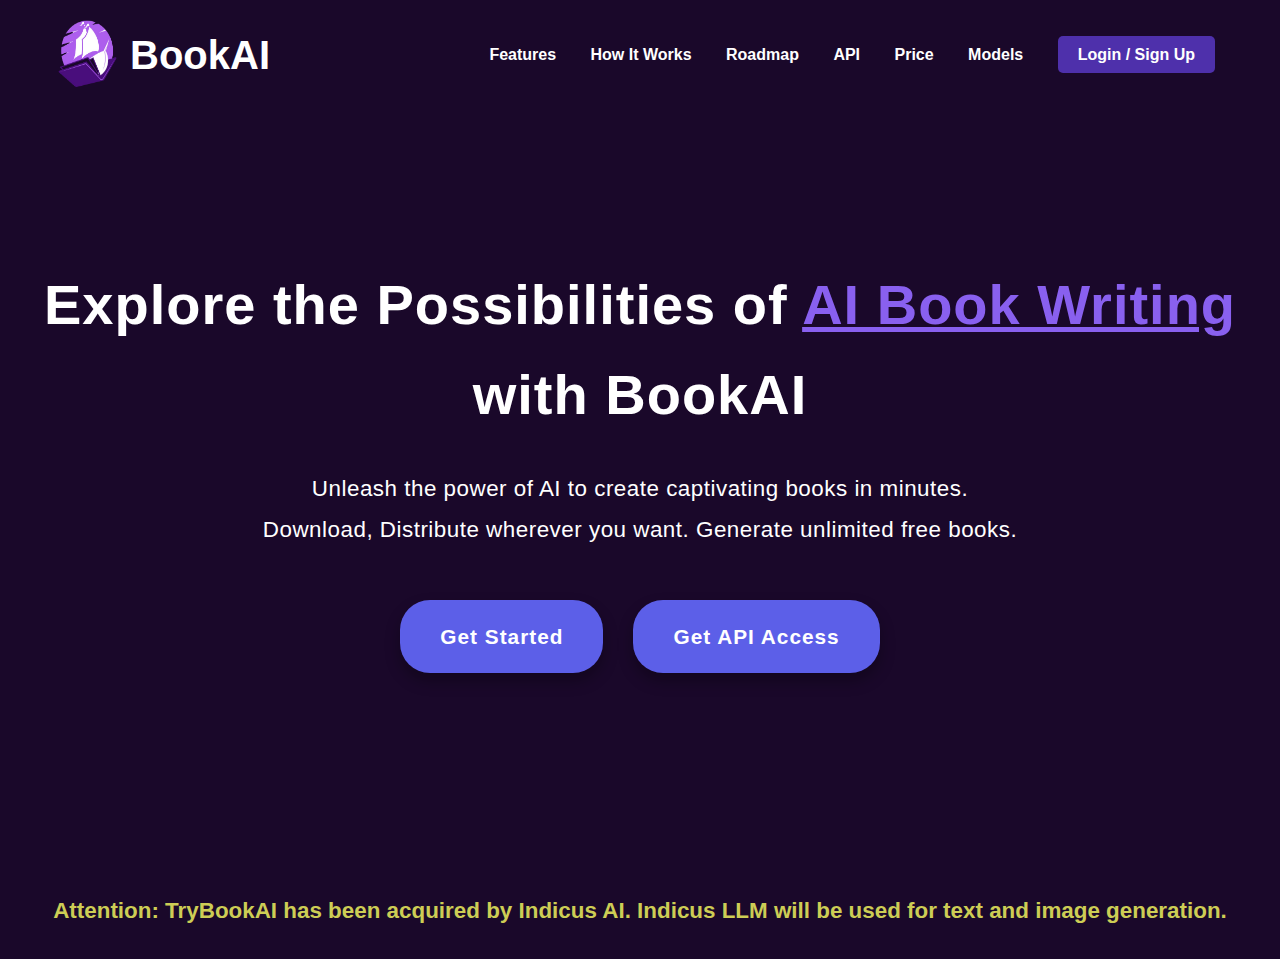
<file: index.html>
<!DOCTYPE html>
<html lang="en">
<head>
    <meta charset="UTF-8">
    <meta name="viewport" content="width=device-width, initial-scale=1.0">
    <title>BookAI</title>
    <link rel="stylesheet" href="style.css">
</head>
<body>
    <header>
        <div class="logo">
            <img src="image.png" alt="BookAI Logo" style="width: 70px; height: 70px;">
            <span class="logo-text">BookAI</span>
        </div>
        <nav>
            <a href="#">Features</a>
            <a href="#">How It Works</a>
            <a href="#">Roadmap</a>
            <a href="#">API</a>
            <a href="price.html">Price</a>
            <a href="#">Models</a>
            <a href="#" class="login">Login / Sign Up</a>
        </nav>
    </header>
    
    <section class="hero">
        <h1>Explore the Possibilities of <span class="highlight">AI Book Writing</span> with BookAI</h1>
        <p>Unleash the power of AI to create captivating books in minutes.<br>
        Download, Distribute wherever you want. Generate unlimited free books.</p>
        <div class="cta-buttons">
            <a href="#" class="btn">Get Started</a>
            <a href="#" class="btn">Get API Access</a>
        </div>
    </section>

    <footer>
        <p class="attention">Attention: TryBookAI has been acquired by Indicus AI. Indicus LLM will be used for text and image generation.</p>
    </footer>
    <script src="script.js"></script>
</body>
</html>
</file>
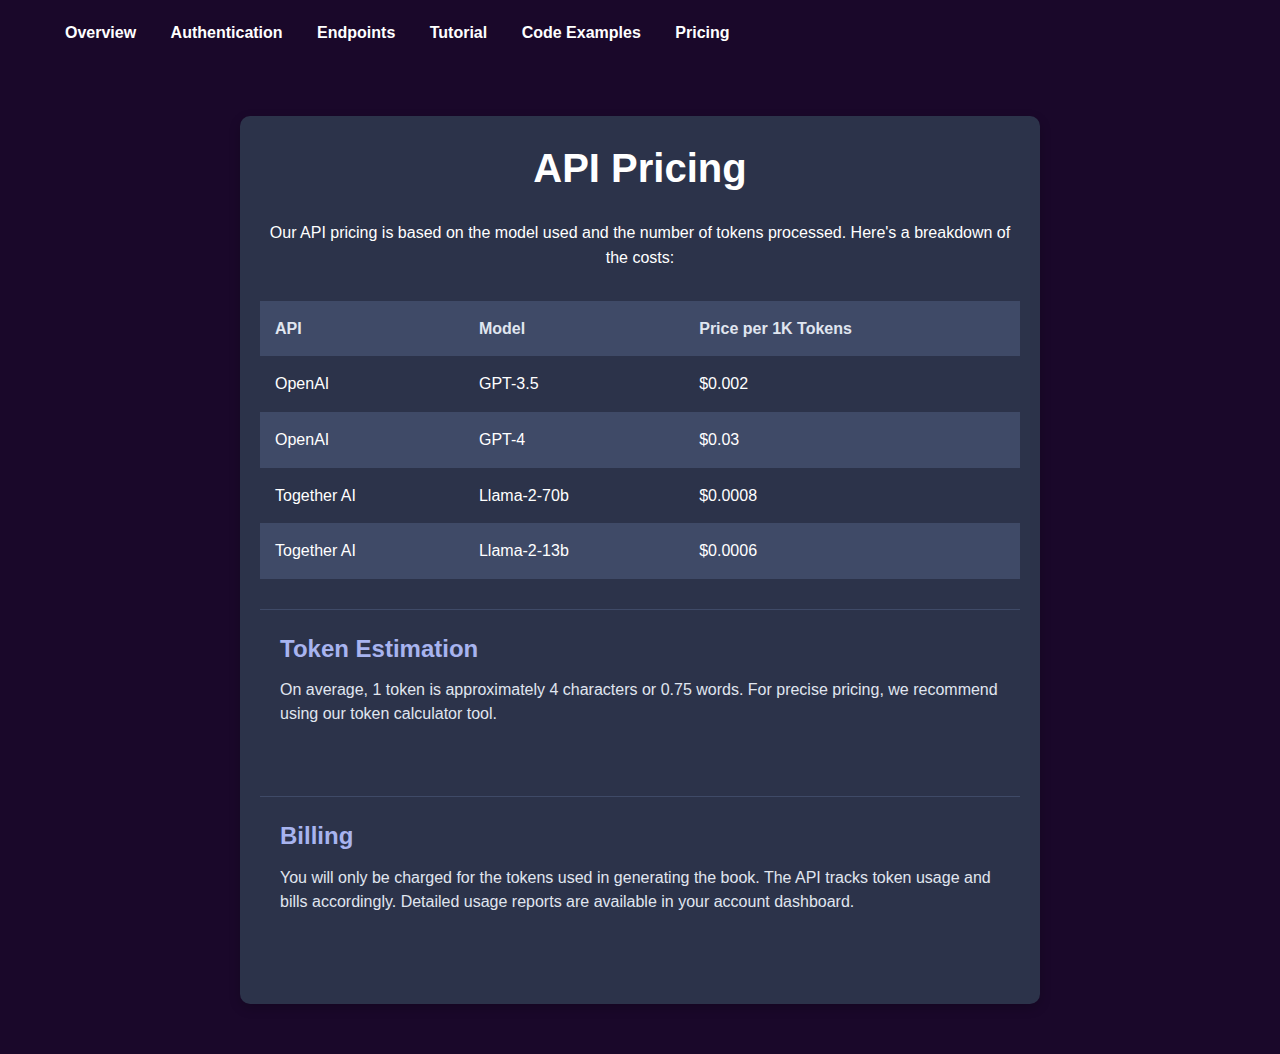
<file: price.html>
<!DOCTYPE html>
<html lang="en">
<head>
    <meta charset="UTF-8">
    <meta name="viewport" content="width=device-width, initial-scale=1.0">
    <title>API Pricing</title>
    <link rel="stylesheet" href="style.css">
</head>
<body>
    <header>
        <nav>
            <a href="#">Overview</a>
            <a href="#">Authentication</a>
            <a href="#">Endpoints</a>
            <a href="#">Tutorial</a>
            <a href="#">Code Examples</a>
            <a href="#" class="active">Pricing</a>
        </nav>
    </header>

    <section class="pricing">
        <h1>API Pricing</h1>
        <p>Our API pricing is based on the model used and the number of tokens processed. Here's a breakdown of the costs:</p>
        <table>
            <thead>
                <tr>
                    <th>API</th>
                    <th>Model</th>
                    <th>Price per 1K Tokens</th>
                </tr>
            </thead>
            <tbody>
                <tr>
                    <td>OpenAI</td>
                    <td>GPT-3.5</td>
                    <td>$0.002</td>
                </tr>
                <tr>
                    <td>OpenAI</td>
                    <td>GPT-4</td>
                    <td>$0.03</td>
                </tr>
                <tr>
                    <td>Together AI</td>
                    <td>Llama-2-70b</td>
                    <td>$0.0008</td>
                </tr>
                <tr>
                    <td>Together AI</td>
                    <td>Llama-2-13b</td>
                    <td>$0.0006</td>
                </tr>
            </tbody>
        </table>

        <section class="token-estimation">
            <h2>Token Estimation</h2>
            <p>On average, 1 token is approximately 4 characters or 0.75 words. For precise pricing, we recommend using our token calculator tool.</p>
        </section>

        <section class="billing">
            <h2>Billing</h2>
            <p>You will only be charged for the tokens used in generating the book. The API tracks token usage and bills accordingly. Detailed usage reports are available in your account dashboard.</p>
        </section>
    </section>
</body>
</html>
</file>
<file: style.css>
* {
    margin: 0;
    padding: 0;
    box-sizing: border-box;
}

body {
    font-family: Arial, sans-serif;
    background-color: #1A082A;
    color: white;
    text-align: center;
    line-height: 1.6;
    transition: background-color 0.3s ease, color 0.3s ease;
}

body.light {
    background-color: #F5F5F5;
    color: #333;
}

body.light header,
body.light footer,
body.light .pricing {
    background-color: #FFF;
    color: #333;
}

header {
    display: flex;
    justify-content: space-between;
    align-items: center;
    padding: 20px 50px;
}

.logo {
    display: flex;
    align-items: center;
}

.logo-text {
    font-size: 2.5em;
    margin-left: 10px;
    line-height: 70px;
    color: white;
    font-weight: bold;
}

nav a {
    margin: 0 15px;
    color: white;
    text-decoration: none;
    font-weight: bold;
}

nav a.login {
    background-color: #4E30AB;
    padding: 10px 20px;
    border-radius: 5px;
}

nav a.login:hover {
    background-color: #38207d; 
}

.hero {
    padding: 150px 20px;
    background-color: #1A082A;
}

.hero h1 {
    font-size: 3.5em;
    margin-bottom: 30px;
    letter-spacing: 1px;
}

.hero .highlight {
    color: #8960EF;
    text-decoration: underline;
}

.hero p {
    font-size: 1.4em;
    margin-bottom: 50px;
    letter-spacing: 0.5px;
    line-height: 1.8;
}

.cta-buttons {
    display: flex;
    justify-content: center;
    gap: 30px;
    margin-top: 40px;
}

.cta-buttons .btn {
    background-color: #5C5FE8;
    color: white;
    padding: 20px 40px;
    border-radius: 30px;
    text-decoration: none;
    font-size: 1.3em;
    font-weight: bold;
    letter-spacing: 1px;
    box-shadow: 0px 8px 15px rgba(0, 0, 0, 0.3);
    transition: background-color 0.3s ease, transform 0.3s ease;
}

.cta-buttons .btn:hover {
    background-color: #4E30AB;
    transform: translateY(-3px);
}

footer {
    padding: 30px 20px;
    background-color: #1A082A;
    margin-top: 40px;
}
footer p.attention {
    color: #cdcd55; 
    font-size: 1.4em; 
    font-weight: bold;
    text-align: center;
}

.pricing {
    max-width: 800px;
    margin: 50px auto;
    padding: 20px;
    background-color: #2c334a;
    border-radius: 10px;
    box-shadow: 0px 4px 12px rgba(0, 0, 0, 0.2);
    text-align: left;
}

.pricing h1 {
    font-size: 2.5em;
    margin-bottom: 20px;
    text-align: center;
}

.pricing p {
    margin-bottom: 30px;
    text-align: center;
}

table {
    width: 100%;
    border-collapse: collapse;
    margin-bottom: 30px;
    text-align: left;
}

thead {
    background-color: #3f4a67;
}

th, td {
    padding: 15px;
}

th {
    color: #e0e6f0;
    font-weight: bold;
}

tbody tr:nth-child(even) {
    background-color: #3f4a67;
}

.token-estimation, .billing {
    margin-bottom: 20px;
    padding: 20px;
    border-top: 1px solid #3f4a67;
    padding-top: 20px;
    text-align: left;
}

.token-estimation h2, .billing h2 {
    font-size: 1.5em;
    color: #a8b4ef;
    margin-bottom: 10px;
    font-weight: bold;
    text-align: left;
}

.token-estimation p, .billing p {
    color: #e0e6f0;
    font-size: 1em;
    line-height: 1.5;
    text-align: left;
}

.theme-toggle {
    background: none;
    border: none;
    color: white;
    font-size: 1.5em;
    cursor: pointer;
    transition: transform 0.3s ease;
}

.theme-toggle:hover {
    transform: rotate(20deg);
}

body.light .theme-toggle {
    color: #333;
}

body.light nav a {
    color: #333;
}

body.light nav a.login {
    background-color: #8960EF;
}

body.light nav a.login:hover {
    background-color: #5C5FE8;
}

body.light .hero .highlight {
    color: #4E30AB;
}
</file>
